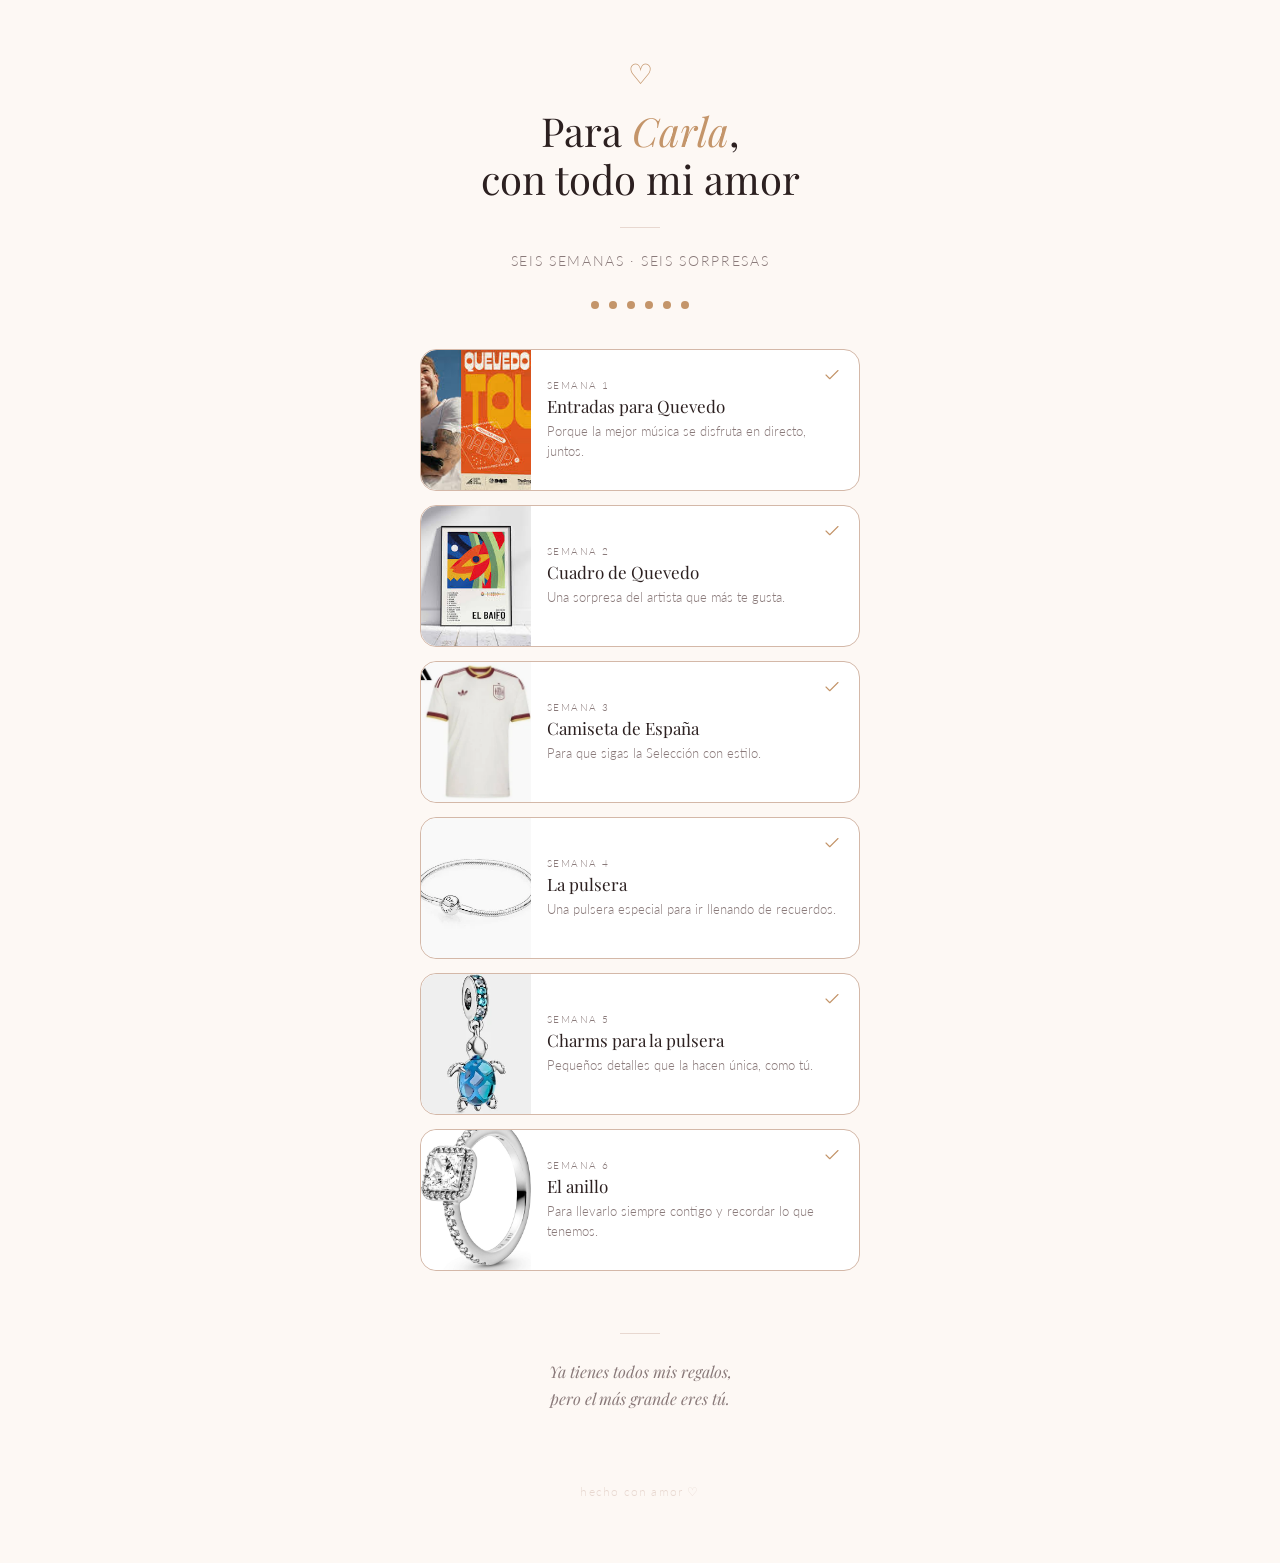
<file: index.html>
<!DOCTYPE html>
<html lang="es">
<head>
  <meta charset="UTF-8">
  <meta name="viewport" content="width=device-width, initial-scale=1.0">
  <title>Para Carla 🤍</title>
  <link rel="preconnect" href="https://fonts.googleapis.com">
  <link href="https://fonts.googleapis.com/css2?family=Playfair+Display:ital,wght@0,400;0,500;1,400&family=Lato:wght@300;400&display=swap" rel="stylesheet">
  <link rel="stylesheet" href="https://illpekke.github.io/CARLA/style.css">
</head>
<body>

  <header>
    <span class="corazon">♡</span>
    <h1>Para <em>Carla</em>,<br>con todo mi amor</h1>
    <div class="separador"></div>
    <p class="subtitulo">Seis semanas · Seis sorpresas</p>
  </header>

  <main class="contenedor">
    <div class="progreso" id="dots"></div>
    <div id="regalos"></div>
    <div class="mensaje-final" id="mensaje-final">
      <div class="separador"></div>
      <p>Ya tienes todos mis regalos,<br>pero el más grande eres tú.</p>
    </div>
  </main>

  <footer>hecho con amor ♡</footer>

  <script src="https://illpekke.github.io/CARLA/app.js"></script>
</body>
</html>
</file>
